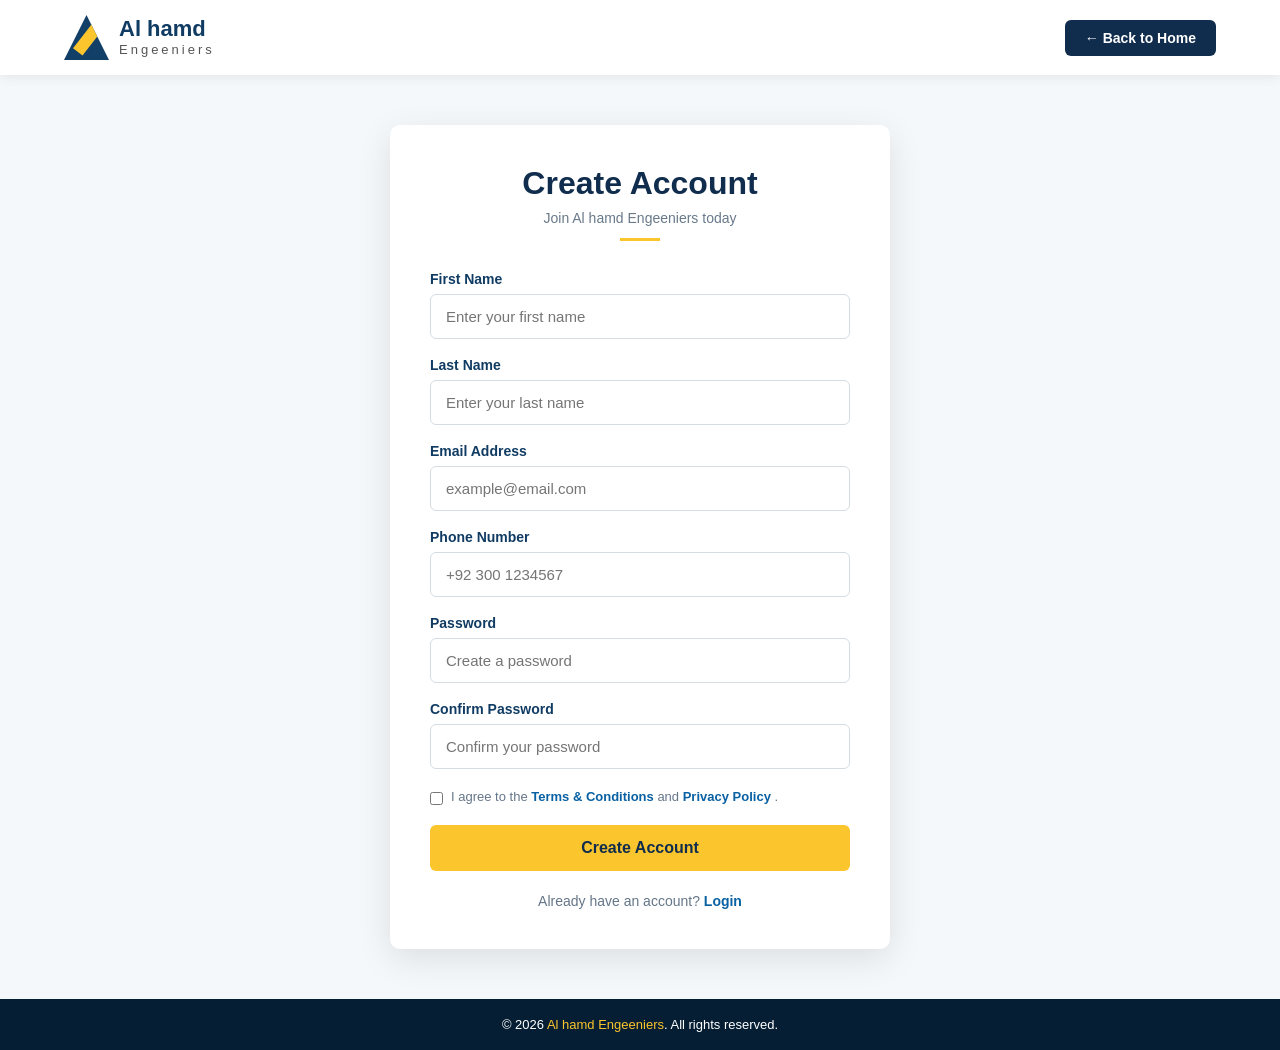
<file: signup.html>
<!DOCTYPE html>
<html lang="en">

<head>
    <meta charset="UTF-8">
    <meta name="viewport" content="width=device-width, initial-scale=1.0">

    <title>Sign Up | Al hamd Engeeniers</title>

    <style>

        /* =========================
           GLOBAL STYLES
        ========================== */

        * {
            margin: 0;
            padding: 0;
            box-sizing: border-box;
        }

        body {
            font-family: Arial, Helvetica, sans-serif;
            background: #f5f8fb;
            color: #102d4d;
            min-height: 100vh;
        }

        a {
            text-decoration: none;
            color: inherit;
        }


        /* =========================
           HEADER
        ========================== */

        header {
            width: 100%;
            background: white;
            box-shadow: 0 2px 12px rgba(0, 0, 0, 0.08);
        }

        .container {
            width: 90%;
            max-width: 1200px;
            margin: auto;
        }

        .navbar {
            height: 75px;
            display: flex;
            align-items: center;
            justify-content: space-between;
        }


        /* =========================
           LOGO
        ========================== */

        .logo {
            display: flex;
            align-items: center;
            gap: 10px;
        }

        .logo-icon {
            width: 45px;
            height: 45px;
            background: #123f68;
            clip-path: polygon(50% 0%, 100% 100%, 0% 100%);
            position: relative;
        }

        .logo-icon::after {
            content: "";
            position: absolute;
            width: 12px;
            height: 30px;
            background: #fbc52d;
            transform: rotate(38deg);
            left: 17px;
            top: 10px;
        }

        .logo-text h2 {
            font-size: 22px;
            color: #103b62;
            line-height: 1;
        }

        .logo-text span {
            font-size: 13px;
            letter-spacing: 3px;
            color: #555;
        }


        /* =========================
           BACK HOME BUTTON
        ========================== */

        .home-btn {
            background: #102d4d;
            color: white;
            padding: 10px 20px;
            border-radius: 6px;
            font-size: 14px;
            font-weight: bold;
            transition: 0.3s;
        }

        .home-btn:hover {
            background: #fbc52d;
            color: #102d4d;
            transform: translateY(-2px);
        }


        /* =========================
           SIGN UP SECTION
        ========================== */

        .signup-section {
            min-height: calc(100vh - 75px);
            display: flex;
            justify-content: center;
            align-items: center;
            padding: 50px 20px;
        }


        /* =========================
           SIGN UP CARD
        ========================== */

        .signup-card {
            width: 100%;
            max-width: 500px;
            background: white;
            padding: 40px;
            border-radius: 10px;
            box-shadow: 0 10px 35px rgba(0, 0, 0, 0.10);
        }

        .signup-header {
            text-align: center;
            margin-bottom: 30px;
        }

        .signup-header h1 {
            color: #102d4d;
            font-size: 32px;
            margin-bottom: 8px;
        }

        .signup-header p {
            color: #68798a;
            font-size: 14px;
        }

        .yellow-line {
            width: 40px;
            height: 3px;
            background: #fbc52d;
            margin: 12px auto 0;
        }


        /* =========================
           FORM
        ========================== */

        .form-group {
            margin-bottom: 18px;
        }

        .form-group label {
            display: block;
            margin-bottom: 7px;
            color: #103b62;
            font-size: 14px;
            font-weight: bold;
        }

        .form-group input {
            width: 100%;
            padding: 13px 15px;
            border: 1px solid #d5dce2;
            border-radius: 6px;
            font-size: 15px;
            outline: none;
            transition: 0.3s;
            color: #102d4d;
        }

        .form-group input:focus {
            border-color: #fbc52d;
            box-shadow: 0 0 0 3px rgba(251, 197, 45, 0.15);
        }


        /* =========================
           TERMS
        ========================== */

        .terms {
            display: flex;
            align-items: flex-start;
            gap: 8px;
            margin: 20px 0;
            font-size: 13px;
            color: #657689;
        }

        .terms input {
            margin-top: 3px;
        }

        .terms a {
            color: #0961a3;
            font-weight: bold;
        }

        .terms a:hover {
            color: #f0b900;
        }


        /* =========================
           SIGN UP BUTTON
        ========================== */

        .signup-submit {
            width: 100%;
            padding: 14px;
            border: none;
            border-radius: 6px;
            background: #fbc52d;
            color: #102d4d;
            font-size: 16px;
            font-weight: bold;
            cursor: pointer;
            transition: 0.3s;
        }

        .signup-submit:hover {
            background: #102d4d;
            color: white;
            transform: translateY(-2px);
        }


        /* =========================
           LOGIN LINK
        ========================== */

        .login-link {
            text-align: center;
            margin-top: 22px;
            color: #657689;
            font-size: 14px;
        }

        .login-link a {
            color: #0961a3;
            font-weight: bold;
        }

        .login-link a:hover {
            color: #f0b900;
        }


        /* =========================
           FOOTER
        ========================== */

        footer {
            background: #061e33;
            color: white;
            text-align: center;
            padding: 18px;
            font-size: 13px;
        }

        footer span {
            color: #fbc52d;
        }


        /* =========================
           RESPONSIVE DESIGN
        ========================== */

        @media (max-width: 600px) {

            .navbar {
                height: 70px;
            }

            .logo-text h2 {
                font-size: 18px;
            }

            .logo-text span {
                font-size: 10px;
            }

            .logo-icon {
                width: 38px;
                height: 38px;
            }

            .home-btn {
                padding: 8px 14px;
                font-size: 13px;
            }

            .signup-section {
                padding: 30px 15px;
            }

            .signup-card {
                padding: 30px 22px;
            }

            .signup-header h1 {
                font-size: 28px;
            }
        }

    </style>

</head>


<body>


    <!-- =========================
         HEADER
    ========================== -->

    <header>

        <div class="container navbar">

            <a href="index.html" class="logo">

                <div class="logo-icon"></div>

                <div class="logo-text">
                    <h2>Al hamd</h2>
                    <span>Engeeniers</span>
                </div>

            </a>


            <a href="index.html" class="home-btn">
                ← Back to Home
            </a>

        </div>

    </header>



    <!-- =========================
         SIGN UP SECTION
    ========================== -->

    <section class="signup-section">

        <div class="signup-card">


            <div class="signup-header">

                <h1>Create Account</h1>

                <p>
                    Join Al hamd Engeeniers today
                </p>

                <div class="yellow-line"></div>

            </div>



            <!-- SIGN UP FORM -->

           <form action="signup.php" method="POST">


                <!-- FIRST NAME -->

                <div class="form-group">

                    <label for="firstName">
                        First Name
                    </label>

                    <input
                        type="text"
                        id="firstName"
                        name="firstName"
                        placeholder="Enter your first name"
                        required
                    >

                </div>



                <!-- LAST NAME -->

                <div class="form-group">

                    <label for="lastName">
                        Last Name
                    </label>

                    <input
                        type="text"
                        id="lastName"
                        name="lastName"
                        placeholder="Enter your last name"
                        required
                    >

                </div>



                <!-- EMAIL -->

                <div class="form-group">

                    <label for="email">
                        Email Address
                    </label>

                    <input
                        type="email"
                        id="email"
                        name="email"
                        placeholder="example@email.com"
                        required
                    >

                </div>



                <!-- PHONE -->

                <div class="form-group">

                    <label for="phone">
                        Phone Number
                    </label>

                    <input
                        type="tel"
                        id="phone"
                        name="phone"
                        placeholder="+92 300 1234567"
                        required
                    >

                </div>



                <!-- PASSWORD -->

                <div class="form-group">

                    <label for="password">
                        Password
                    </label>

                    <input
                        type="password"
                        id="password"
                        name="password"
                        placeholder="Create a password"
                        required
                    >

                </div>



                <!-- CONFIRM PASSWORD -->

                <div class="form-group">

                    <label for="confirmPassword">
                        Confirm Password
                    </label>

                    <input
                        type="password"
                        id="confirmPassword"
                        name="confirmPassword"
                        placeholder="Confirm your password"
                        required
                    >

                </div>



                <!-- TERMS -->

                <div class="terms">

                    <input
                        type="checkbox"
                        id="terms"
                        name="terms"
                        required
                    >

                    <label for="terms">
                        I agree to the
                        <a href="#">
                            Terms & Conditions
                        </a>
                        and
                        <a href="#">
                            Privacy Policy
                        </a>.
                    </label>

                </div>



                <!-- SUBMIT BUTTON -->

                <button
                    type="submit"
                    class="signup-submit"
                >
                    Create Account
                </button>


            </form>



            <!-- LOGIN -->

            <div class="login-link">

                Already have an account?

                <a href="login.php">
                    Login
                </a>

            </div>


        </div>

    </section>



    <!-- =========================
         FOOTER
    ========================== -->

    <footer>

        © 2026
        <span>Al hamd Engeeniers</span>.
        All rights reserved.

    </footer>


</body>

</html>
</file>
